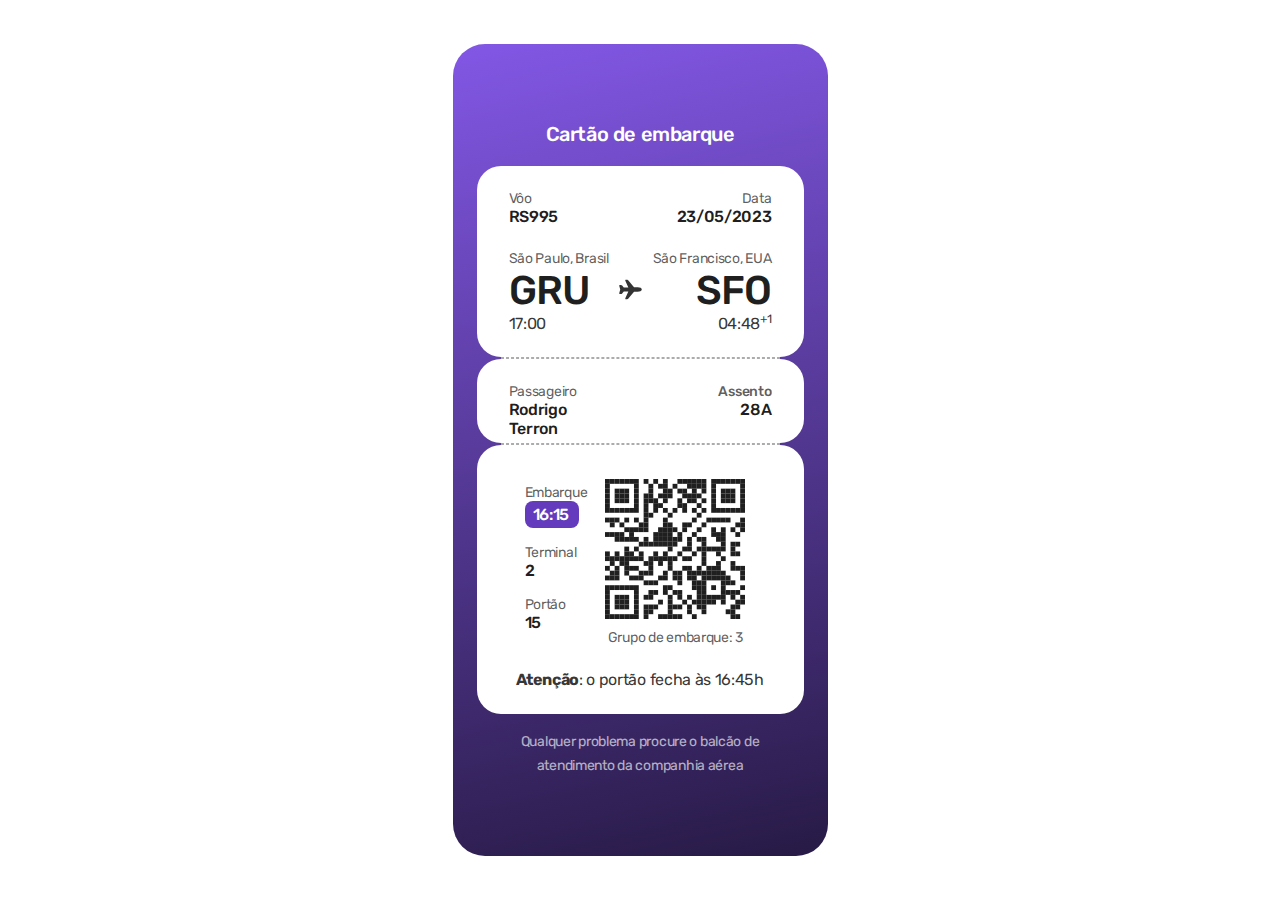
<file: modelo#1/index.html>
<!DOCTYPE html>
<html lang="pt-br">
<head>
  <link rel="preconnect" href="https://fonts.googleapis.com">
  <link rel="preconnect" href="https://fonts.gstatic.com" crossorigin>
  <link href="https://fonts.googleapis.com/css2?family=Roboto+Mono:wght@700&family=Rubik:wght@400;500;700&display=swap" rel="stylesheet">
  <meta charset="UTF-8">
  <meta http-equiv="X-UA-Compatible" content="IE=edge">
  <meta name="viewport" content="width=device-width, initial-scale=1.0">
  <title>Cartão de embarque</title>
  <link rel="stylesheet" href="styles.css">
</head>
<body>
  <div id="container">
    <div id="boarding-pass">
      <div id="title">Cartão de embarque</div>

      <div id="ticket">
        <div id="flight-info">
          <div id="container1">
            <div id="flight-number">
              <p>Vôo</p>
              <p>RS995</p>
            </div>

            <div id="flight-date">
              <p>Data</p>
              <p>23/05/2023</p>
            </div>
          </div>

          <div id="container2">
            <div id="departure">
              <p>São Paulo, Brasil</p>
              <p>GRU</p>
              <p>17:00</p>
            </div>

            <div id="iarplane">
              <img src="./assets/airplane.svg" alt="">

            </div>

            <div id="arrival">
              <p>São Francisco, EUA</p>
              <p>SFO</p>
              <p>04:48<sup>+1</sup></p>
            </div>
          </div>

        </div>
        <div class="divider"></div>



        <div id="passenger-info">
          <div id="passenger-name">
            <p>Passageiro</p>
            <p>Rodrigo Terron</p>
          </div>

          <div id="seat">
            <p>Assento</p>
            <p>28A</p>
          </div>
        </div>

        <div class="divider"></div>

        <div id="boarding-info">
          <div id="container3">
            <div id="boarding-info-detail">
              <div id="board">
                <p>Embarque</p>
                <div id="board-time">
                  <p>16:15</p>
                </div>
              </div>

              <div id="terminal">
                <p>Terminal</p>
                <p>2</p>
              </div>

              <div id="gate">
                <p>Portão</p>
                <p>15</p>
              </div>


            </div>

            <div id="qrcode">
              <img src="./assets/qrcode.svg" alt="qrcode">
              <p>Grupo de embarque: 3</p>
            </div>
          </div>
          <div id="atencao">
            <span>Atenção</span>: o portão fecha às 16:45h
          </div>
        </div>
      </div>

      <div id="last-text">
        Qualquer problema procure o balcão de atendimento da companhia aérea
      </div>
    </div>


  </div>
</body>
</html>
</file>
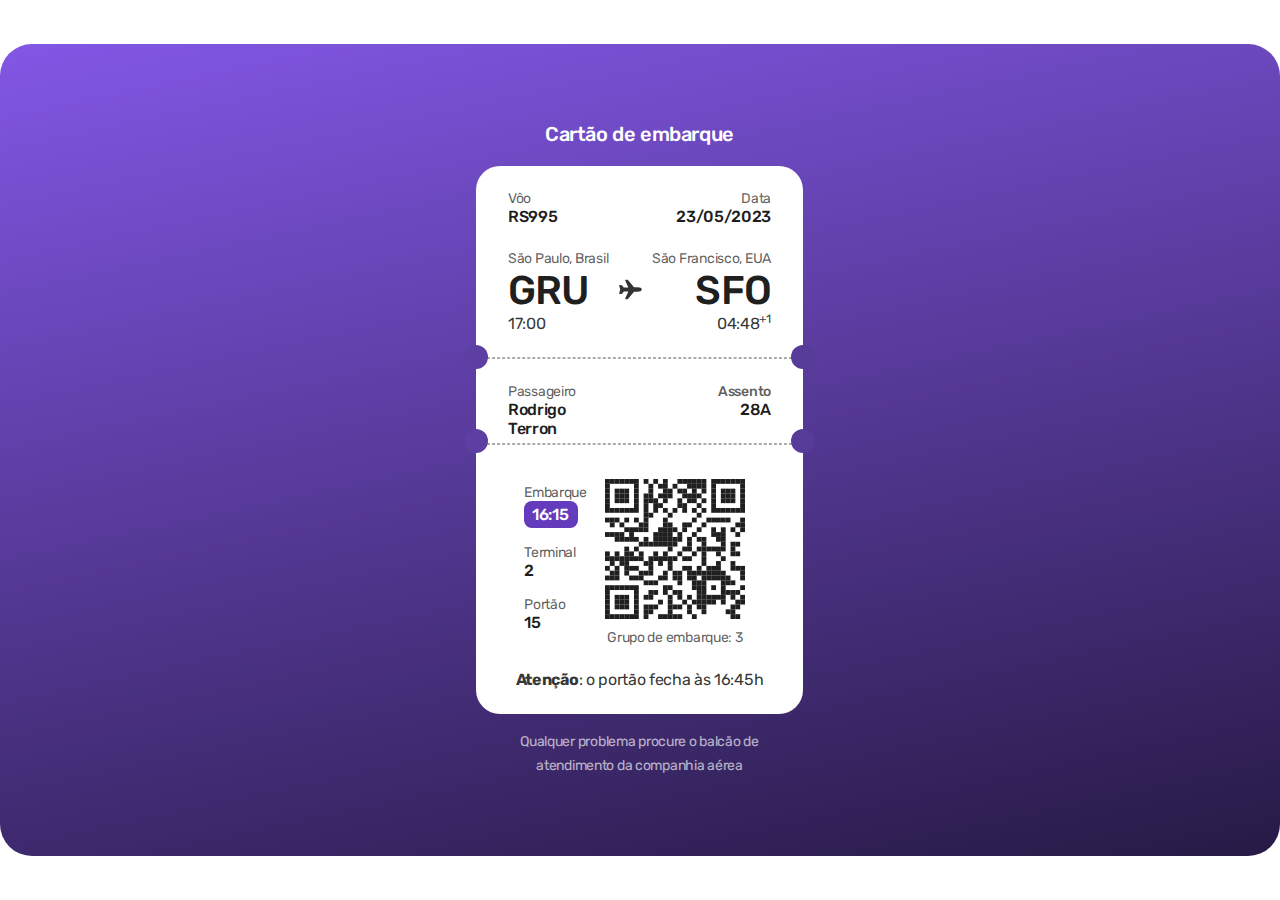
<file: modelo#2/index.html>
<!DOCTYPE html>
<html lang="pt-br">
<head>
  <link rel="preconnect" href="https://fonts.googleapis.com">
  <link rel="preconnect" href="https://fonts.gstatic.com" crossorigin>
  <link href="https://fonts.googleapis.com/css2?family=Roboto+Mono:wght@700&family=Rubik:wght@400;500;700&display=swap" rel="stylesheet">
  <meta charset="UTF-8">
  <meta http-equiv="X-UA-Compatible" content="IE=edge">
  <meta name="viewport" content="width=device-width, initial-scale=1.0">
  <title>Cartão de embarque</title>
  <link rel="stylesheet" href="styles.css">
</head>
<body>
  <div id="container">
    <div id="boarding-pass">
      <div id="title">Cartão de embarque</div>

      <div id="ticket">
        <div id="flight-info">
          <div id="container1">
            <div id="flight-number">
              <p>Vôo</p>
              <p>RS995</p>
            </div>

            <div id="flight-date">
              <p>Data</p>
              <p>23/05/2023</p>
            </div>
          </div>

          <div id="container2">
            <div id="departure">
              <p>São Paulo, Brasil</p>
              <p>GRU</p>
              <p>17:00</p>
            </div>

            <div id="iarplane">
              <img src="./assets/airplane.svg" alt="">

            </div>

            <div id="arrival">
              <p>São Francisco, EUA</p>
              <p>SFO</p>
              <p>04:48<sup>+1</sup></p>
            </div>
          </div>
        </div>
        <div class="divider"></div>

        <div id="passenger-info">
          <div id="passenger-name">
            <p>Passageiro</p>
            <p>Rodrigo Terron</p>
          </div>

          <div id="seat">
            <p>Assento</p>
            <p>28A</p>
          </div>
        </div>

        <div class="divider"></div>

        <div id="boarding-info">
          <div id="container3">
            <div id="boarding-info-detail">
              <div id="board">
                <p>Embarque</p>
                <div id="board-time">
                  <p>16:15</p>
                </div>
              </div>

              <div id="terminal">
                <p>Terminal</p>
                <p>2</p>
              </div>

              <div id="gate">
                <p>Portão</p>
                <p>15</p>
              </div>
            </div>

            <div id="qrcode">
              <img src="./assets/qrcode.svg" alt="qrcode">
              <p>Grupo de embarque: 3</p>
            </div>
          </div>
          <div id="atencao">
            <span>Atenção</span>: o portão fecha às 16:45h
          </div>
        </div>
        <div id="elipse1"></div>
        <div id="elipse2"></div>
        <div id="elipse3"></div>
        <div id="elipse4"></div>
      </div>

      <div id="last-text">
        Qualquer problema procure o balcão de atendimento da companhia aérea
      </div>
    </div>


  </div>
</body>
</html>
</file>
<file: modelo#1/styles.css>
* {
  margin: 0;
  padding: 0;
  box-sizing: border-box;
  -webkit-font-smoothing: antialiased;
  -moz-osx-font-smoothing: grayscale;
}

body {
  width: 100vw;
  height: 100vh;

  display: grid;
  place-content: center;
}
 body * {
  letter-spacing: -0.02em;
  font-family: 'Rubik', sans-serif;
}

#container {
  width: 375px;
  height: 812px;

  background: linear-gradient(167.96deg, #8257E5 0%, #271A45 100%);
  border-radius: 32px;
}

#boarding-pass {
  width: 327px;
  height: 656px;
  margin-top: 78px;
  margin-inline: 24px;

  display: flex;
  flex-direction: column;
  align-items: center;
  padding: 0px;
}

#title {
  display: flex;
  align-items: center;
  letter-spacing: -0.02em;

  font-weight: 500;
  font-size: 20px;
  line-height: 24px;

  color: #fff;
}

#ticket {
  display: flex;
  flex-direction: column;
  align-items: center;
  padding: 0px;

  width: 327px;
  height: 544px;
  margin-top: 20px;
}

#flight-info {
  width: 327px;
  height: 191px;

  padding: 24px 32px;

  background: #FFFFFF;
  border-radius: 24px;
}

.divider {
  width: 279px;
  height: 0px;
  margin-bottom: 0;

  background: #fff;

  border: 1px dashed rgba(0, 0, 0, 0.32);

}

#container1 {
  display: flex;
  flex-direction: row;
  justify-content: space-between;
  align-items: center;
  padding: 0px;

  width: 263px;
  height: 36px;
}

#flight-number {
  display: flex;
  flex-direction: column;
  align-items: flex-start;
  padding: 0px;

  width: 50px;
  height: 36px;
}

#flight-number p:first-child {
  font-weight: 400;
  font-size: 14px;
  line-height: 17px;

  color: rgba(0, 0, 0, 0.64);
}

#flight-number p:nth-child(2) {
  font-weight: 500;
  font-size: 16px;
  line-height: 19px;

  color: rgba(0, 0, 0, 0.88);
}

#flight-date {
  display: flex;
  flex-direction: column;
  align-items: flex-end;
  padding: 0px;

  width: 94px;
  height: 36px;
}

#flight-date p:first-child {
  font-size: 14px;
  line-height: 17px;

  color: rgba(0, 0, 0, 0.64);
}

#flight-date p:nth-child(2) {
  font-weight: 500;
  font-size: 16px;
  line-height: 19px;

  color: rgba(0, 0, 0, 0.88);
}

#container2 {
  display: flex;
  flex-direction: row;
  justify-content: space-between;
  align-items: center;
  padding: 0px;

  margin-top: 24px;
}

#departure {
  display: flex;
  flex-direction: column;
  align-items: flex-start;
  padding: 0px;
}

#departure p:first-child {
  font-size: 14px;
  line-height: 17px;

  color: rgba(0, 0, 0, 0.64)
}

#departure p:nth-child(2) {
  font-weight: 500;
  font-size: 40px;
  line-height: 47px;

  color: rgba(0, 0, 0, 0.88)
}

#departure p:nth-child(3) {
  font-weight: 400;
  font-size: 16px;
  line-height: 19px;

  color: rgba(0, 0, 0, 0.80)
}

#airplane {
  width: 24px;
  height: 24px;
}

#arrival {
  display: flex;
  flex-direction: column;
  align-items: flex-end;
  padding: 0px;
}

#arrival p:first-child {
  font-size: 14px;
  line-height: 17px;

  color: rgba(0, 0, 0, 0.64)
}

#arrival p:nth-child(2) {
  font-weight: 500;
  font-size: 40px;
  line-height: 47px;

  color: rgba(0, 0, 0, 0.88)
}

#arrival p:nth-child(3) {
  font-weight: 400;
  font-size: 16px;
  line-height: 19px;

  color: rgba(0, 0, 0, 0.80)
}

#passenger-info {
  width: 327px;
  height: 84px;

  display: flex;
  flex-direction: row;
  justify-content: space-between;
  align-items: flex-start;

  padding: 24px 32px;

  background: #FFFFFF;
  border-radius: 24px;
}

#passenger-name {
  width: 110px;
  height: 36px;

  display: flex;
  flex-direction: column;
  align-items: flex-start;
  padding: 0px;
}

#passenger-name p:first-child {
  font-size: 14px;
  line-height: 17px;

  color: rgba(0, 0, 0, 0.64);
}

#passenger-name p:nth-child(2) {
  font-size: 16px;
  font-weight: 500;
  line-height: 19px;

  color: rgba(0, 0, 0, 0.88);
}

#seat {
  width: 52px;
  height: 36px;

  display: flex;
  flex-direction: column;
  align-items: flex-end;
  padding: 0px;
}

#seat p:first-child {
  font-size: 14px;
  line-height: 17px;

  color: rgba(0, 0, 0, 0.64);
}

#seat:nth-child(2) {
  font-size: 16px;
  font-weight: 500;
  line-height: 19px;

  color: rgba(0, 0, 0, 0.88);
}

#boarding-info {
  display: flex;
  flex-direction: column;
  justify-content: center;
  align-items: center;

  width: 327px;
  height: 269px;

  padding: 24px 32px;
  gap: 24px;
  background: #FFFFFF;
  border-radius: 24px;
}

#container3 {
  display: flex;
  flex-direction: row;
  align-items: center;
  padding: 0px;
  gap: 8px;
}

#boarding-info-detail {
  display: flex;
  flex-direction: column;
  align-items: flex-start;
  padding: 0px;
  gap: 16px;
}

#qrcode {
  display: flex;
  flex-direction: column;
  justify-content: center;
  align-items: center;
  padding: 0px;

  width: 160px;
  height: 177px;
}

#qrcode img {
  width: 160px;
  height: 160px;
}

#qrcode p {
  font-size: 14px;
  line-height: 17px;

  color: rgba(0, 0, 0, 0.64);
}

#board p {
  font-size: 14px;
  line-height: 17px;

  color: rgba(0, 0, 0, 0.64);
}

#board-time {
  display: flex;
  flex-direction: row;
  align-items: flex-start;
  padding: 4px 8px;
  gap: 8px;

  width: 54px;
  height: 27px;

  background: #633BBC;
  border-radius: 8px;
}

#board-time p {
  font-weight: 500;
  font-size: 16px;
  line-height: 19px;

  color: #FFFFFF;
}

#terminal p:first-child {
  font-size: 14px;
  line-height: 17px;

  color: rgba(0, 0, 0, 0.64);
}

#terminal p:nth-child(2) {
  font-weight: 500;
  font-size: 16px;
  line-height: 19px;

  color: rgba(0, 0, 0, 0.88);
}

#gate p:first-child {
  font-size: 14px;
  line-height: 17px;

  color: rgba(0, 0, 0, 0.64);
}

#gate p:nth-child(2) {
  font-weight: 500;
  font-size: 16px;
  line-height: 19px;

  color: rgba(0, 0, 0, 0.88);
}


#atencao {
  display: flex;
  align-items: center;
  text-align: center;

  font-size: 16px;
  line-height: 20px;

  color: rgba(0, 0, 0, 0.8);
}

#atencao span {
  font-weight: bold;
}

#last-text {
  width: 269.14px;
  height: 48px;

  margin-top: 20px;

  display: flex;
  align-items: center;
  text-align: center;

  font-weight: 400;
  font-size: 14px;
  line-height: 24px;

  color: #FFFFFF;

  opacity: 0.64;
}

sub, sup {
  font-size: 75%;
  line-height: 0;
  position: relative;
  vertical-align: baseline;
}

sup {
  top: -0.5em;
}

sub {
  bottom: -0.25em
}
</file>
<file: modelo#2/styles.css>
* {
  margin: 0;
  padding: 0;
  box-sizing: border-box;
  -webkit-font-smoothing: antialiased;
  -moz-osx-font-smoothing: grayscale;
}

body {
  width: 100vw;
  height: 100vh;

  display: grid;
  place-content: center;
}
 body * {
  letter-spacing: -0.02em;
  font-family: 'Rubik', sans-serif;
}

#container {
  width: 1280px;
  height: 812px;

  background: linear-gradient(167.96deg, #8257E5 0%, #271A45 100%);
  border-radius: 32px;
}

#boarding-pass {
  position: relative;
  width: 327px;
  height: 656px;
  margin-top: 78px;
  margin-left: 476px;

  display: flex;
  flex-direction: column;
  align-items: center;
  padding: 0px;
}

#title {
  display: flex;
  align-items: center;
  letter-spacing: -0.02em;

  font-weight: 500;
  font-size: 20px;
  line-height: 24px;

  color: #fff;
}

#ticket {
  display: flex;
  flex-direction: column;
  align-items: center;
  padding: 0px;

  width: 327px;
  height: 544px;
  margin-top: 20px;
}

#flight-info {
  width: 327px;
  height: 191px;

  padding: 24px 32px;

  background: #FFFFFF;
  border-radius: 24px 24px 0 0;
}

#elipse1 {
  position: absolute;
  width: 24px;
  height: 24px;

  border-radius: 24px 24px;

  top: 223px;
  left: -12px;

  background: #5D3FA3;
}

#elipse2 {
  position: absolute;
  width: 24px;
  height: 24px;

  border-radius: 24px 24px;

  top: 307px;
  left: -12px;

  background: #5D3FA3 ;
}

#elipse3 {
  position: absolute;
  width: 24px;
  height: 24px;

  border-radius: 24px 24px;

  top: 307px;
  left: 315px;

  background: #573B99 ;
}

#elipse4 {
  position: absolute;
  width: 24px;
  height: 24px;

  border-radius: 24px 24px;

  top: 223px;
  left: 315px;

  background: #573B99 ;
}

.divider {
  width: 305px;
  height: 0px;
  margin-bottom: 0;

  background: #fff;

  border: 1px dashed rgba(0, 0, 0, 0.32);

}

#container1 {
  display: flex;
  flex-direction: row;
  justify-content: space-between;
  align-items: center;
  padding: 0px;

  width: 263px;
  height: 36px;
}

#flight-number {
  display: flex;
  flex-direction: column;
  align-items: flex-start;
  padding: 0px;

  width: 50px;
  height: 36px;
}

#flight-number p:first-child {
  font-weight: 400;
  font-size: 14px;
  line-height: 17px;

  color: rgba(0, 0, 0, 0.64);
}

#flight-number p:nth-child(2) {
  font-weight: 500;
  font-size: 16px;
  line-height: 19px;

  color: rgba(0, 0, 0, 0.88);
}

#flight-date {
  display: flex;
  flex-direction: column;
  align-items: flex-end;
  padding: 0px;

  width: 94px;
  height: 36px;
}

#flight-date p:first-child {
  font-size: 14px;
  line-height: 17px;

  color: rgba(0, 0, 0, 0.64);
}

#flight-date p:nth-child(2) {
  font-weight: 500;
  font-size: 16px;
  line-height: 19px;

  color: rgba(0, 0, 0, 0.88);
}

#container2 {
  display: flex;
  flex-direction: row;
  justify-content: space-between;
  align-items: center;
  padding: 0px;

  margin-top: 24px;
}

#departure {
  display: flex;
  flex-direction: column;
  align-items: flex-start;
  padding: 0px;
}

#departure p:first-child {
  font-size: 14px;
  line-height: 17px;

  color: rgba(0, 0, 0, 0.64)
}

#departure p:nth-child(2) {
  font-weight: 500;
  font-size: 40px;
  line-height: 47px;

  color: rgba(0, 0, 0, 0.88)
}

#departure p:nth-child(3) {
  font-weight: 400;
  font-size: 16px;
  line-height: 19px;

  color: rgba(0, 0, 0, 0.80)
}

#airplane {
  width: 24px;
  height: 24px;
}

#arrival {
  display: flex;
  flex-direction: column;
  align-items: flex-end;
  padding: 0px;
}

#arrival p:first-child {
  font-size: 14px;
  line-height: 17px;

  color: rgba(0, 0, 0, 0.64)
}

#arrival p:nth-child(2) {
  font-weight: 500;
  font-size: 40px;
  line-height: 47px;

  color: rgba(0, 0, 0, 0.88)
}

#arrival p:nth-child(3) {
  font-weight: 400;
  font-size: 16px;
  line-height: 19px;

  color: rgba(0, 0, 0, 0.80)
}

#passenger-info {
  width: 327px;
  height: 84px;

  display: flex;
  flex-direction: row;
  justify-content: space-between;
  align-items: flex-start;

  padding: 24px 32px;

  background: #FFFFFF;
  /* border-radius: 24px; */
}

#passenger-name {
  width: 110px;
  height: 36px;

  display: flex;
  flex-direction: column;
  align-items: flex-start;
  padding: 0px;
}

#passenger-name p:first-child {
  font-size: 14px;
  line-height: 17px;

  color: rgba(0, 0, 0, 0.64);
}

#passenger-name p:nth-child(2) {
  font-size: 16px;
  font-weight: 500;
  line-height: 19px;

  color: rgba(0, 0, 0, 0.88);
}

#seat {
  width: 52px;
  height: 36px;

  display: flex;
  flex-direction: column;
  align-items: flex-end;
  padding: 0px;
}

#seat p:first-child {
  font-size: 14px;
  line-height: 17px;

  color: rgba(0, 0, 0, 0.64);
}

#seat:nth-child(2) {
  font-size: 16px;
  font-weight: 500;
  line-height: 19px;

  color: rgba(0, 0, 0, 0.88);
}

#boarding-info {
  display: flex;
  flex-direction: column;
  justify-content: center;
  align-items: center;

  width: 327px;
  height: 269px;

  padding: 24px 32px;
  gap: 24px;
  background: #FFFFFF;
  border-radius: 0 0 24px 24px;
}

#container3 {
  display: flex;
  flex-direction: row;
  align-items: center;
  padding: 0px;
  gap: 8px;
}

#boarding-info-detail {
  display: flex;
  flex-direction: column;
  align-items: flex-start;
  padding: 0px;
  gap: 16px;
}

#qrcode {
  display: flex;
  flex-direction: column;
  justify-content: center;
  align-items: center;
  padding: 0px;

  width: 160px;
  height: 177px;
}

#qrcode img {
  width: 160px;
  height: 160px;
}

#qrcode p {
  font-size: 14px;
  line-height: 17px;

  color: rgba(0, 0, 0, 0.64);
}

#board p {
  font-size: 14px;
  line-height: 17px;

  color: rgba(0, 0, 0, 0.64);
}

#board-time {
  display: flex;
  flex-direction: row;
  align-items: flex-start;
  padding: 4px 8px;
  gap: 8px;

  width: 54px;
  height: 27px;

  background: #633BBC;
  border-radius: 8px;
}

#board-time p {
  font-weight: 500;
  font-size: 16px;
  line-height: 19px;

  color: #FFFFFF;
}

#terminal p:first-child {
  font-size: 14px;
  line-height: 17px;

  color: rgba(0, 0, 0, 0.64);
}

#terminal p:nth-child(2) {
  font-weight: 500;
  font-size: 16px;
  line-height: 19px;

  color: rgba(0, 0, 0, 0.88);
}

#gate p:first-child {
  font-size: 14px;
  line-height: 17px;

  color: rgba(0, 0, 0, 0.64);
}

#gate p:nth-child(2) {
  font-weight: 500;
  font-size: 16px;
  line-height: 19px;

  color: rgba(0, 0, 0, 0.88);
}


#atencao {
  display: flex;
  align-items: center;
  text-align: center;

  font-size: 16px;
  line-height: 20px;

  color: rgba(0, 0, 0, 0.8);
}

#atencao span {
  font-weight: bold;
}

#last-text {
  width: 269.14px;
  height: 48px;

  margin-top: 20px;

  display: flex;
  align-items: center;
  text-align: center;

  font-weight: 400;
  font-size: 14px;
  line-height: 24px;

  color: #FFFFFF;

  opacity: 0.64;
}

sub, sup {
  font-size: 75%;
  line-height: 0;
  position: relative;
  vertical-align: baseline;
}

sup {
  top: -0.5em;
}

sub {
  bottom: -0.25em
}
</file>
